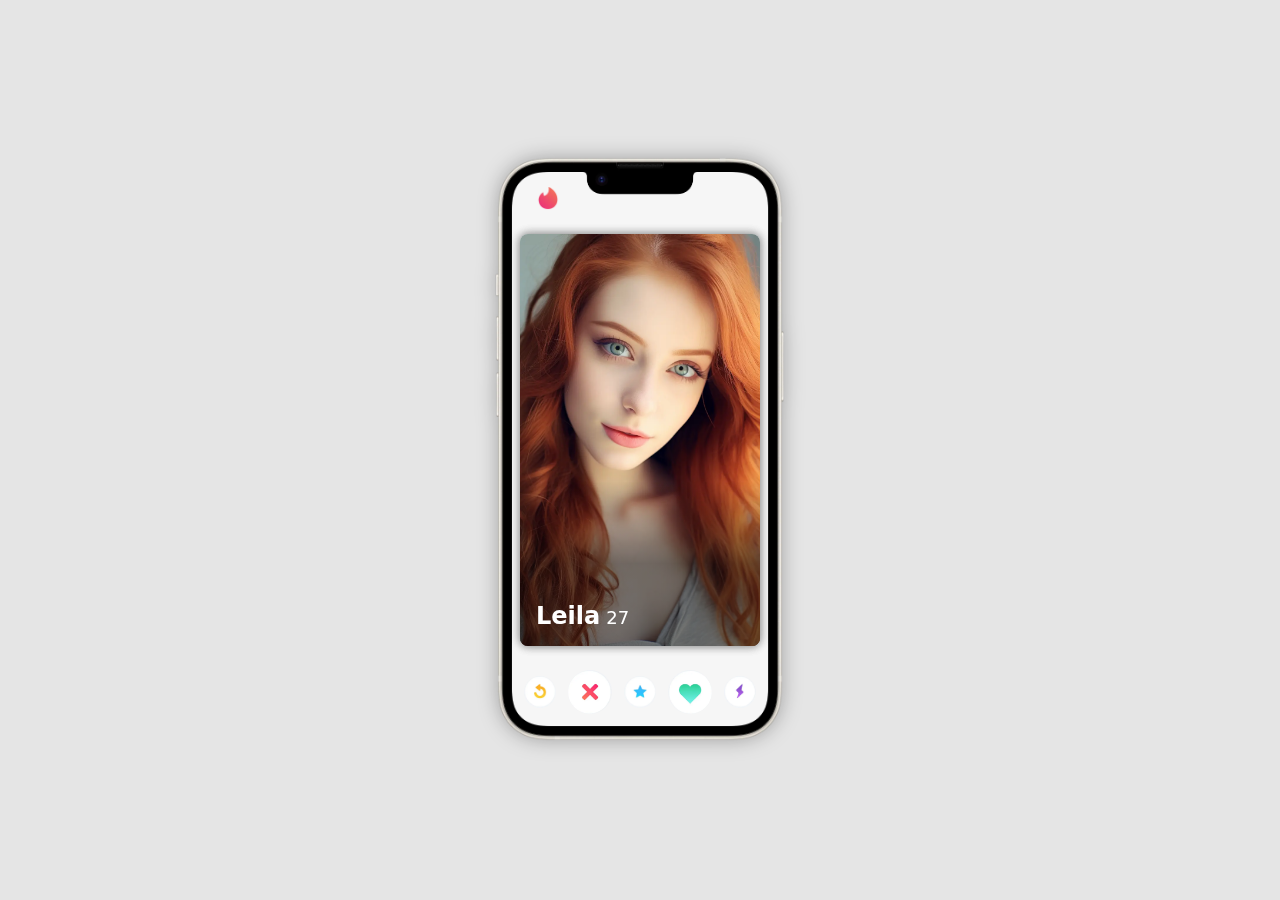
<file: 01-tinder-swipe/index.html>
<!DOCTYPE html>
<html lang="en">

<head>
    <meta charset="UTF-8">
    <meta name="viewport" content="width=device-width, initial-scale=1.0">
    <link rel="shortcut icon" href="./images/tinder-logo.webp" type="image/x-icon">
    <title>100 proyectos JS · 01 - Tinder Swipe</title>
    <link rel="stylesheet" href="./style.css">
</head>

<body>
    <div class="shadow">
        <main>
            <section>
                <div class="white-bkg"></div>
                <header>
                    <img src="./images/tinder-logo.webp" alt="Tinder Logo" />
                </header>

                <div class="cards">
                    <article>
                        <img src="./images/photos/alex.webp" alt="Álex, brown hair man, 25 years old" />
                        <h2>Álex <span>25</span></h2>
                        <div class="choice nope">NOPE</div>
                        <div class="choice like">LIKE</div>
                    </article>

                    <article>
                        <img src="./images/photos/leila.webp" alt="Leila, redhead, 25 years old" />
                        <h2>Leila <span>27</span></h2>
                        <div class="choice nope">NOPE</div>
                        <div class="choice like">LIKE</div>
                    </article>

                    <p>
                        No hay más personas cerca de ti...<br />
                        Vuelve a intentarlo más tarde
                    </p>
                </div>

                <footer>
                    <button class="is-undo" aria-label="undo"></button>
                    <button class="is-remove is-big" aria-label="remove"></button>
                    <button class="is-star" aria-label="star"></button>
                    <button class="is-fav is-big" aria-label="fav"></button>
                    <button class="is-zap" aria-label="zap"></button>
                </footer>
            </section>
        </main>
    </div>
    <script src="./script.js"></script>
</body>

</html>
</file>
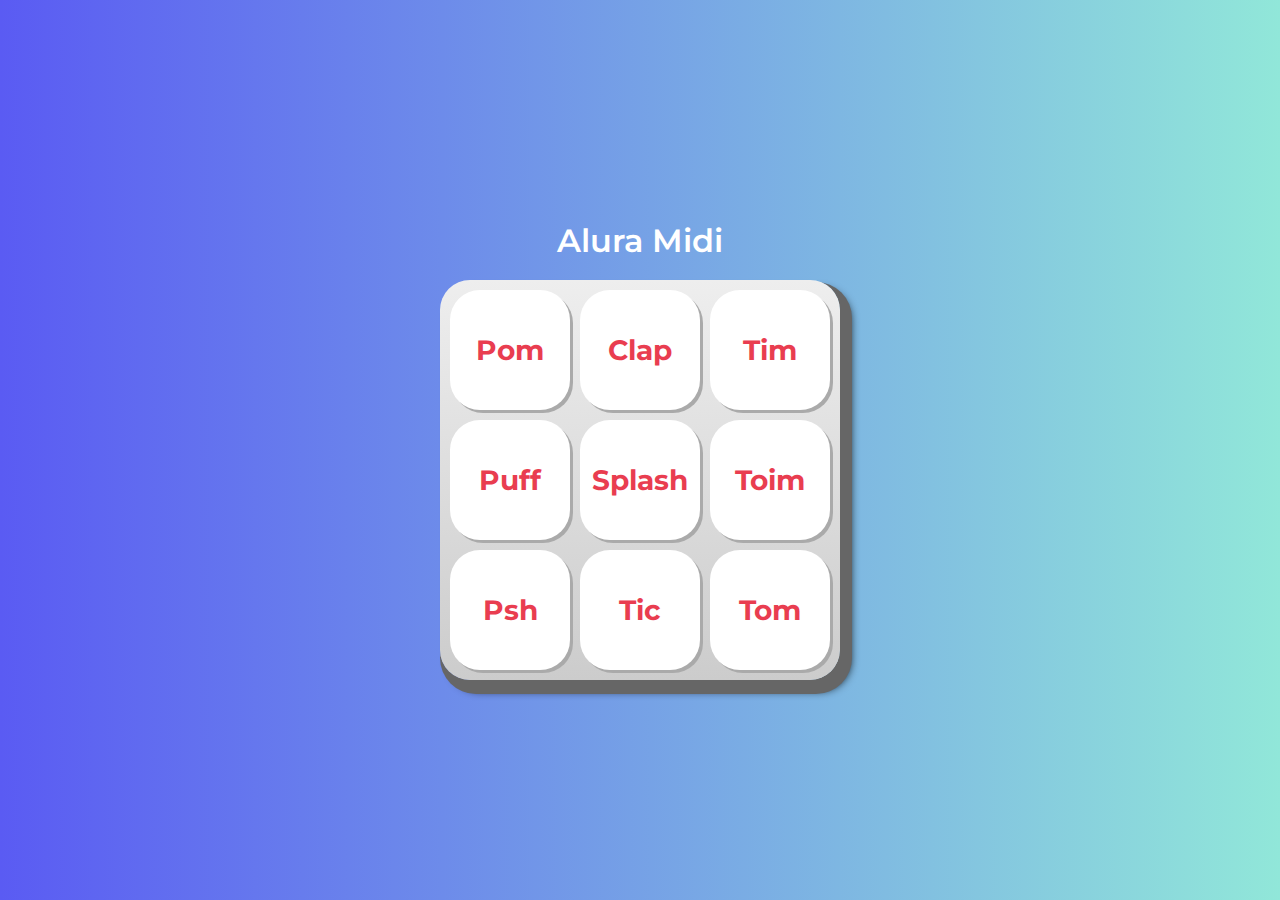
<file: 02-alura-midi/index.html>
<!DOCTYPE html>
<html lang="es">

<head>
    <meta charset="UTF-8">
    <meta http-equiv="X-UA-Compatible" content="IE=edge">
    <meta name="viewport" content="width=device-width, initial-scale=1.0">

    <title>Alura MIDI</title>

    <link rel="preconnect" href="https://fonts.googleapis.com">
    <link rel="preconnect" href="https://fonts.gstatic.com" crossorigin>
    <link href="https://fonts.googleapis.com/css2?family=Montserrat:wght@500;600&display=swap" rel="stylesheet">
    <link rel="icon" type="image/png" href="images/bateria.png">
    <link rel="stylesheet" href="css/estilos.css">

</head>

<body>

    <h1>Alura Midi</h1>

    <section class="teclado">
        <button class="tecla tecla_pom">Pom</button>
        <button class="tecla tecla_clap">Clap</button>
        <button class="tecla tecla_tim">Tim</button>

        <button class="tecla tecla_puff">Puff</button>
        <button class="tecla tecla_splash">Splash</button>
        <button class="tecla tecla_toim">Toim</button>

        <button class="tecla tecla_psh">Psh</button>
        <button class="tecla tecla_tic">Tic</button>
        <button class="tecla tecla_tom">Tom</button>
    </section>

    <audio src="sounds/keyq.wav" id="sonido_tecla_pom"></audio>
    <audio src="sounds/keye.wav" id="sonido_tecla_tim"></audio>
    <audio src="sounds/keya.wav" id="sonido_tecla_puff"></audio>
    <audio src="sounds/keys.wav" id="sonido_tecla_splash"></audio>
    <audio src="sounds/keyw.wav" id="sonido_tecla_clap"></audio>
    <audio src="sounds/keyd.wav" id="sonido_tecla_toim"></audio>
    <audio src="sounds/keyz.wav" id="sonido_tecla_psh"></audio>
    <audio src="sounds/keyx.wav" id="sonido_tecla_tic"></audio>
    <audio src="sounds/keyc.wav" id="sonido_tecla_tom"></audio>

    <script src="./main.js"></script>
</body>

</html>
</file>
<file: 01-tinder-swipe/style.css>
*,
*::before,
*::after {
  box-sizing: border-box;
  margin: 0;
  padding: 0;
}

body {
  font-family: system-ui, -apple-system, BlinkMacSystemFont, "Segoe UI", Roboto,
    Oxygen, Ubuntu, Cantarell, "Open Sans", "Helvetica Neue", sans-serif;
  display: grid;
  place-content: center;
  min-height: 100vh;
  overflow: hidden;
  user-select: none;
  background: #e5e5e5;
}
.white-bkg {
  position: absolute;
  background: #f6f6f6;
  inset: 0;
  z-index: -10;
}
.shadow {
  filter: drop-shadow(0 0 10px rgba(0, 0, 0, 0.3));
}
main {
  background: url(./images/iphone.webp) no-repeat;
  background-size: contain;
  width: 300px;
  height: 600px;
  display: flex;
  position: relative;
}

section {
  width: 100%;
  border-radius: 32px;
  display: flex;
  gap: 24px;
  flex-direction: column;
  overflow: hidden;
  position: relative;
  padding: 16px 10px;
  margin: 20px;
}

header {
  display: flex;
  justify-content: start;
  padding-left: 1rem;

  & img {
    width: 24px;
    height: 24px;
  }
}

footer {
  display: grid;
  grid-template-columns: repeat(5, 1fr);
  gap: 12px;
  padding: 0 24px;
  justify-content: center;
  align-items: center;

  & button {
    background: url("./images/tinder-icons.webp") no-repeat;
    background-position: 0px 0px;
    background-size: 175px;
    height: 32px;
    width: 32px;
    border-radius: 50%;
    border: 0;
    cursor: pointer;
    transition: scale 0.3s ease;

    &:hover {
      scale: 1.4;
    }

    &.is-big {
      background-size: 250px;
      width: 44px;
      height: 44px;
    }

    &.is-undo {
      background-position: -142px 0;
    }

    &.is-remove {
      background-position: -153px 0;
    }

    &.is-fav {
      background-position: -51px 0;
    }

    &.is-star {
      background-position: -71px 0px;
    }
  }
}

.cards {
  position: relative;
  width: 100%;
  height: 100%;
  margin: 0 auto;

  & > p {
    display: grid;
    place-content: center;
    color: #777;
    font-size: 14px;
    text-align: center;
    height: 100%;
    z-index: -1;
  }

  & article {
    border-radius: 8px;
    box-shadow: 0 0 10px rgba(0, 0, 0, 0.3);
    cursor: grab;
    overflow: hidden;
    position: absolute;
    inset: 0;
    width: 100%;
    height: 100%;
    z-index: 2;

    &.go-left {
      transform: translateX(-150%) rotate(-30deg) !important;
    }

    &.go-right {
      transform: translateX(150%) rotate(30deg) !important;
    }

    &.go-left,
    &.go-right {
      transition: transform 0.3s ease, rotate 0.3s ease;
    }

    &.reset {
      transition: transform 0.3s ease;
      transform: translateX(0) !important;
    }

    & .choice {
      border-radius: 8px;
      color: black;
      border: 4px solid;
      z-index: 9999;
      position: absolute;
      top: 32px;
      right: 16px;
      opacity: 0;
      padding: 4px 8px;
      font-size: 24px;
      font-weight: bold;
      text-shadow: 0 0 10px rgba(0, 0, 0, 0.3);
      width: fit-content;

      &.nope {
        border-color: #ff6e63;
        color: #ff6e63;
        transform: rotate(30deg);
      }

      &.like {
        border-color: #63ff68;
        color: #63ff68;
        left: 16px;
        transform: rotate(-30deg);
      }
    }

    & img {
      width: 100%;
      height: 100%;
      object-fit: cover;
    }

    & h2 {
      color: white;
      position: absolute;
      inset: 0;
      display: flex;
      align-items: flex-end;
      height: 100%;
      width: 100%;
      padding: 16px;
      z-index: 3;
      background: linear-gradient(to top, #00000088 20%, transparent 40%);
    }

    & span {
      margin-left: 6px;
      font-size: 18px;
      line-height: 1.4;
      font-weight: 400;
    }
  }
}
</file>
<file: 02-alura-midi/css/estilos.css>
:root {
  --gris: #aaa;
  --rojo: #e93d50;
  --rojo-oscuro: #af303f;
  --blanco: #fff;
  --luz: rgb(229, 255, 0);
}

* {
  box-sizing: border-box;
  margin: 0;
  padding: 0;
}

body {
  align-items: center;
  /*azul celeste */
  background: #5a5bf3;
  background: -moz-linear-gradient(left, #5a5bf3 0%, #91e7d9 100%);
  background: -webkit-linear-gradient(left, #5a5bf3 0%, #91e7d9 100%);
  background: linear-gradient(to right, #5a5bf3 0%, #91e7d9 100%);

  display: flex;
  justify-content: center;
  flex-direction: column;
  font-family: "Montserrat", sans-serif;
  min-height: 100vh;
}

h1 {
  color: var(--blanco);
  margin-bottom: 20px;
  font-size: 2rem;
  font-weight: 600;
}

button {
  font-family: inherit;
  font-size: inherit;
  color: inherit;
  font-weight: inherit;
  padding: 0;
  border: none;
  background-color: unset;
}

.teclado {
  background: linear-gradient(to bottom, #eeeeee 0%, #cccccc 100%);
  box-shadow: 6px 8px 0 6px #666, 10px 10px 10px #000;
  border-radius: 30px;
  display: grid;
  gap: 10px;
  grid-template-columns: repeat(3, 1fr);
  padding: 10px;
}

.tecla {
  background-color: var(--blanco);
  border-radius: 30px;
  box-shadow: 3px 3px 0 var(--gris);
  color: var(--rojo);
  cursor: pointer;
  height: 120px;
  font-size: 1.75em;
  font-weight: bold;
  line-height: 120px;
  text-align: center;
  width: 120px;
}

.tecla.activa,
.tecla:active {
  background-color: var(--rojo);
  border: 4px solid var(--rojo);
  box-shadow: 3px 3px 0 var(--rojo-oscuro) inset;
  color: var(--blanco);
  outline: none;
}

.tecla.focus,
.tecla:focus {
  outline: none;
  box-shadow: 1px 1px 10px var(--luz);
}

.tecla.active:focus,
.tecla:active:focus {
  box-shadow: 3px 3px 0 var(--rojo-oscuro) inset, 1px 1px 10px var(--luz);
}
</file>
